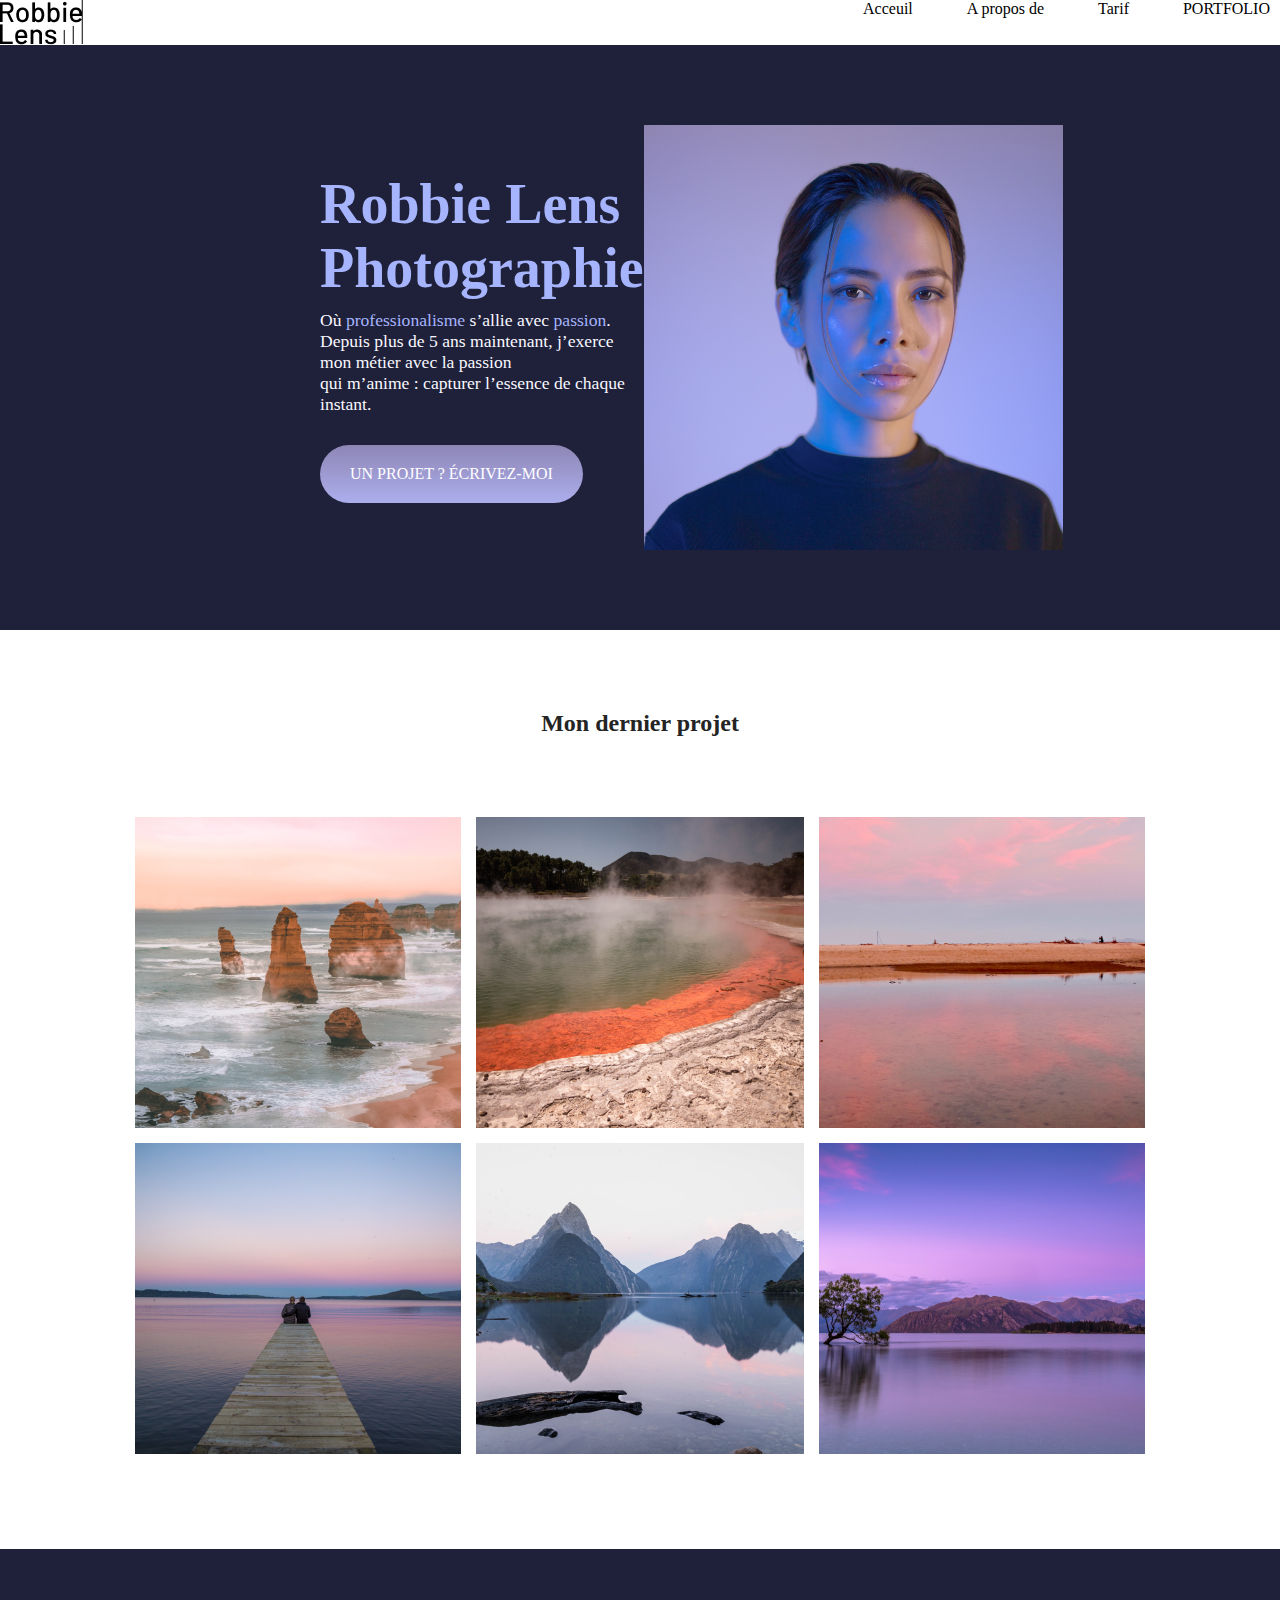
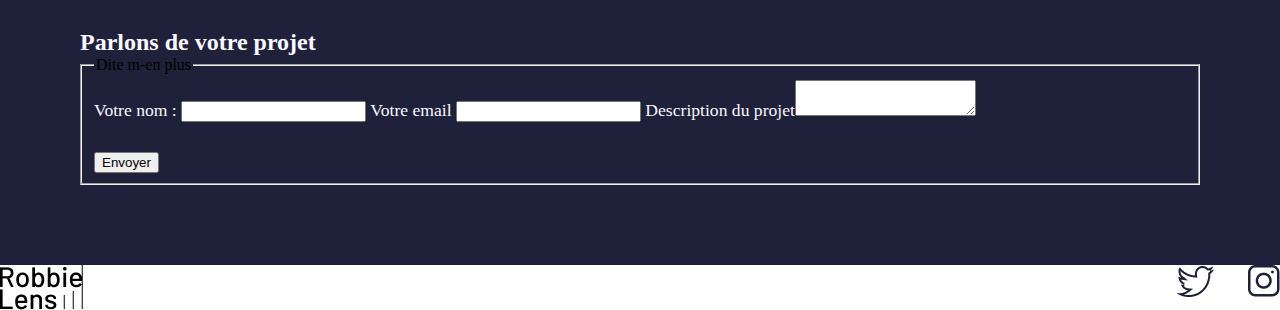
<file: index.html>
<!DOCTYPE html>
<html lang="fr">
<head>
<meta charset="UTF-8">
<meta name="viewport" content="width=device-width, initial-scale=1.0">
<title>Acceuil -- Robbie Lens Photographie</title>
<link rel="stylesheet" href="css/style.css">
</head>
<body>
    <header>
       
            <div class="en_tete">
                <img src="image/logo.png" alt="Logo Robbie Lens" title="Logo">
                    <nav>
                        <a href="index.html"  class="lien_entete"> Acceuil </a>
                            <a href="dossier - demo/a-propos.html" class="lien_entete"> A propos de </a>
                            <a href=" " class="lien_entete"> Tarif </a>
                            <a href="portfolio.html" class="lien_entete"> PORTFOLIO </a>
                </nav>
            </div>

    </header>
    <main>
        <section class="accueil-introduction">
            
                <div>
                    <h1>Robbie Lens Photographie</h1>
                    <p>
                       Où <em>professionalisme</em> s’allie avec <em>passion</em>. <br>
                       Depuis plus de 5 ans maintenant, j’exerce mon métier avec la passion <br>
                       qui m’anime : capturer l’essence de chaque instant.
                   </p>
                   <a href="#projet" class="cta">UN PROJET ? ÉCRIVEZ-MOI</a>
                </div>
                    <img  src="image/robbie-lens.png" alt="Portrait avec effet de la photographe Robbie Lens">
        </section>

<section class="section_blanche">
    <h2>Mon dernier projet</h2>

    <div class="element element1">  
        <img  src="image/element-1.png" alt="Portrait avec effet de la photographe Robbie Lens">
         <img  src="image/element-2.png" alt="Portrait avec effet de la photographe Robbie Lens">
        <img  src="image/element-3.png" alt="Portrait avec effet de la photographe Robbie Lens">
    </div>
        <div class="element element2"> 
          <img  src="image/element-4.png" alt="Portrait avec effet de la photographe Robbie Lens">
          <img  src="image/element-5.png" alt="Portrait avec effet de la photographe Robbie Lens">
          <img  src="image/element-6.png" alt="Portrait avec effet de la photographe Robbie Lens">
    </div>
</section>
        <section class="section-contact">
            <H2>Parlons de votre projet</H2>
            <form action="" method="get" id="projet">
                <fieldset>
                    <legend>Dite m-en plus</legend>
                    <p>
                        <label for="nom">Votre nom :</label> <input name="nom" id="nom" type="text">
                        <label for="email">Votre email</label> <input type="email" name="email" id="email">
                        <label for="zone-texte">Description du projet</label><textarea name="Description" id="description"></textarea>  
                    </p>
                  <input type="submit" value="Envoyer">
                </fieldset>
            </form>
        </section>
</main>

<footer>
 <div class="pied_de_page">
       <img src="image/logo.png" alt="logo robbie Lens" title="logo">
       <nav>
        <a target="_blank" href="https://twitter.com/" class="lien_icone">
            <img src="image/twitter.png" alt="logo twitter" title="notre page twitter">
        </a>
            <a target="_blank" href="https://www.instagram.com/" class="lien_icone">
                <img src="image/instagram.png" alt="logo instagram" title="notre page instagram">
            </a>
       </nav>
       
        </div>
    </footer>
<!--  ceci est le premier paragraphe de mon site -->
</body>
</html>
</file>
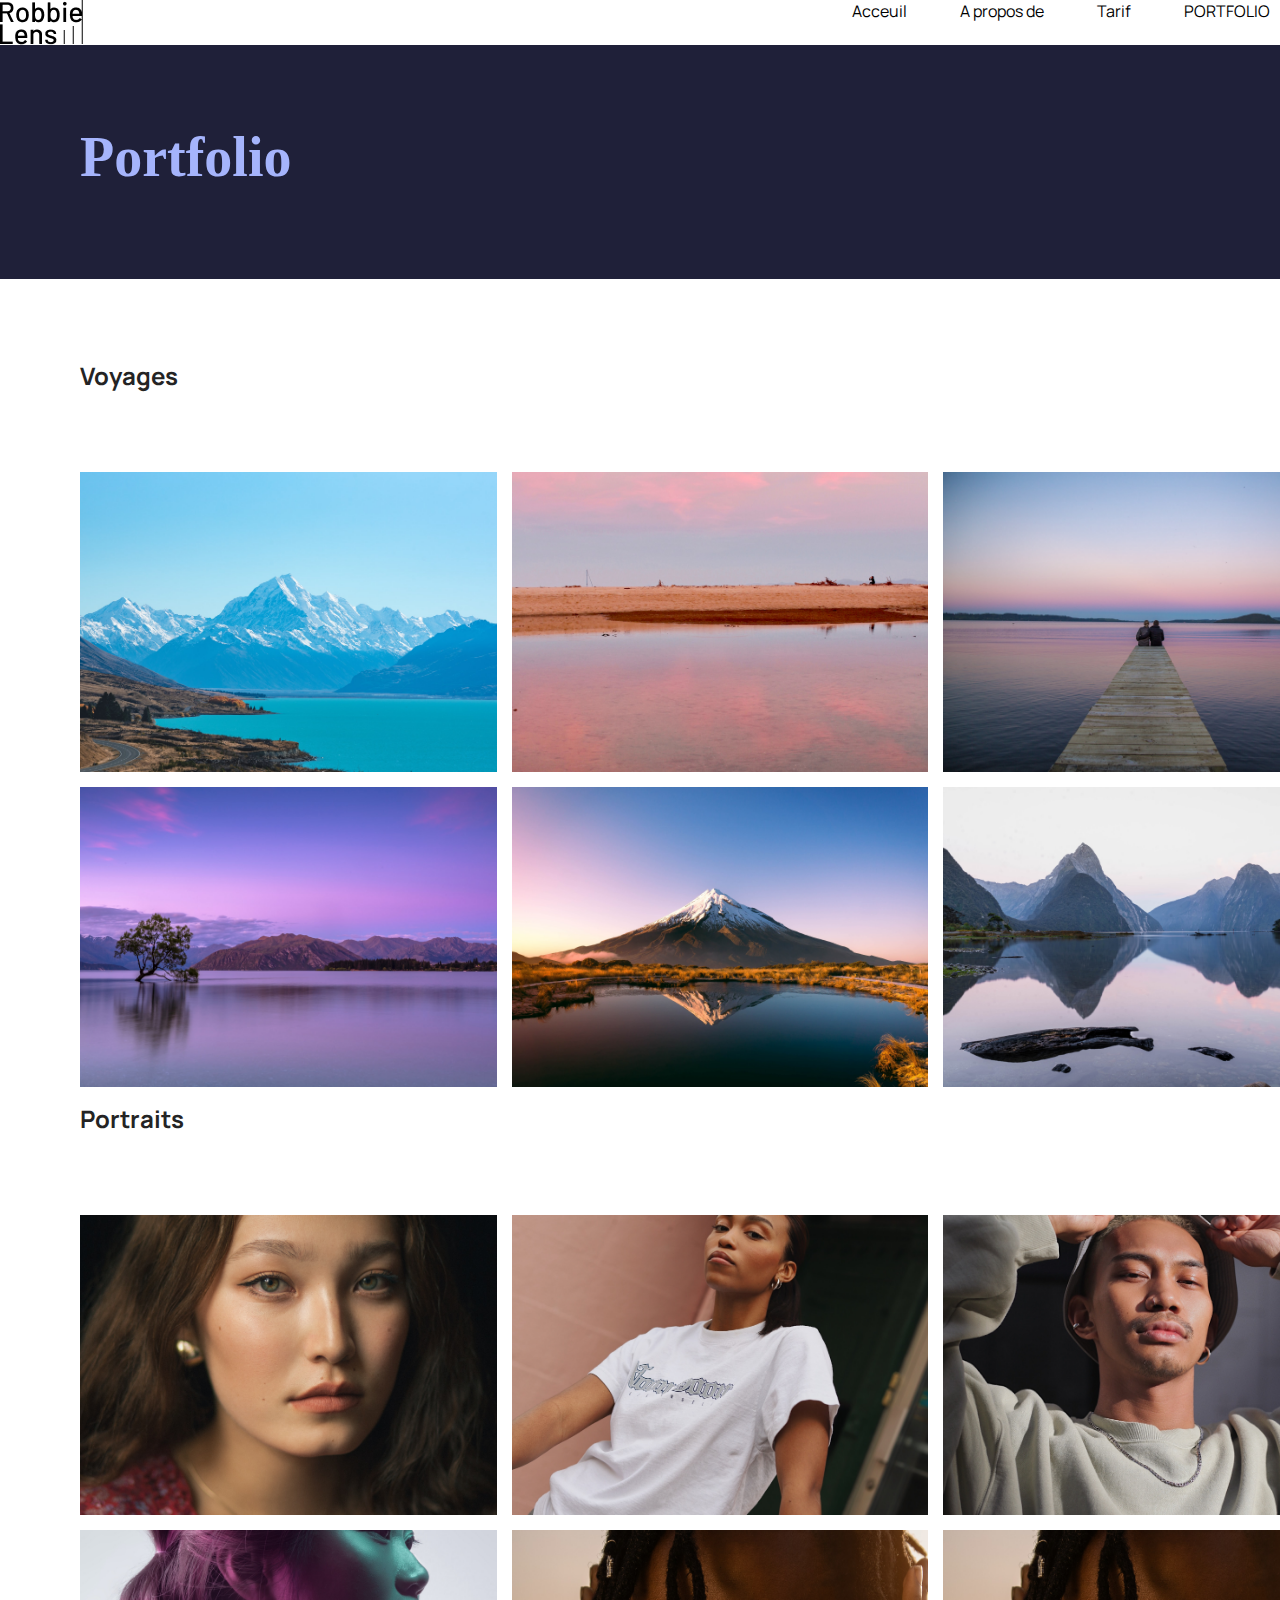
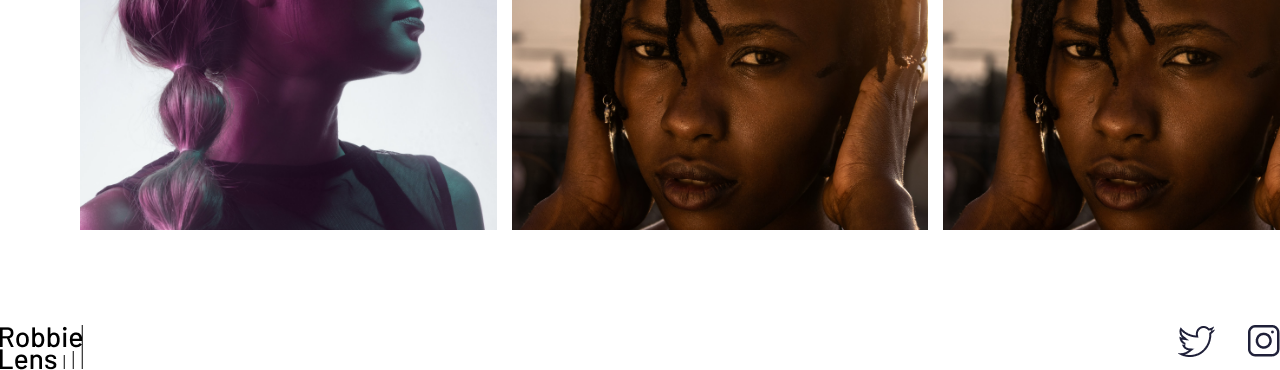
<file: portfolio.html>
<!DOCTYPE html>
<html lang="fr">

<head>
    <meta charset="utf-8" >
    <meta name="viewport" content="width=device-width, initial-scale=1.0">
    <title>Portfolio - Robbie Lens Photographie</title>
    <link href="css/style.css" rel="stylesheet" >
    <link rel="preconnect" href="https://fonts.googleapis.com">
    <link rel="preconnect" href="https://fonts.gstatic.com" crossorigin>
    <link href="https://fonts.googleapis.com/css2?family=Manrope&family=Montserrat&display=swap" rel="stylesheet">
</head>

<body>
    <header>
       
        <div class="en_tete">
            <img src="image/logo.png" alt="Logo Robbie Lens" title="Logo">
                <nav>
                    <a href="index.html"  class="lien_entete"> Acceuil </a>
                        <a href="dossier - demo/a-propos.html" class="lien_entete"> A propos de </a>
                        <a href=" " class="lien_entete"> Tarif </a>
                        <a href=" " class="lien_entete"> PORTFOLIO </a>
            </nav>
        </div>

</header>
    <main>
        <section>
            <h1>Portfolio</h1>
        </section>
        <section class="portfolio-section-photos">
            <h2>Voyages</h2>
            <!-- Créez ici votre grid Voyages -->
            <div class="grid-portraits">
                <a href="portfolio/paysage1.jpg" class="lien-conteneur-photo"><img src="portfolio/paysage1.jpg" alt="Portrait jeune femme 1" >
                    <div class="photo-hover">Voir la photo</div>
                </a>
                <a href="portfolio/paysage2.jpg" class="lien-conteneur-photo"><img src="portfolio/paysage2.jpg" alt="Portrait jeune femme 2" >
                    <div class="photo-hover">Voir la photo</div>
                </a>
                <a href="portfolio/paysage3.jpg" class="lien-conteneur-photo"><img src="portfolio/paysage3.jpg" alt="Portrait jeune homme 3" >
                    <div class="photo-hover">Voir la photo</div>
                </a>
                <a href="portfolio/paysage4.jpg" class="lien-conteneur-photo"><img src="portfolio/paysage4.jpg" alt="Portrait jeune femme 4" >
                    <div class="photo-hover">Voir la photo</div>
                </a>
                <a href="portfolio/paysage5.jpg" class="lien-conteneur-photo"><img src="portfolio/paysage5.jpg" alt="Portrait jeune femme 5" >
                    <div class="photo-hover">Voir la photo</div>
                </a>
                <a href="portfolio/paysage6.jpg" class="lien-conteneur-photo"><img src="portfolio/paysage6.jpg" alt="Portrait jeune femme 6" >
                    <div class="photo-hover">Voir la photo</div>
                </a>
                
            </div>
            <h2>Portraits</h2>
            <!-- Créez ici votre grid Portraits -->
            <div class="grid-portraits">
                <a href="portfolio/portrait1.jpg" class="lien-conteneur-photo"><img src="portfolio/portrait1.jpg" alt="Portrait jeune femme 1" >
                    <div class="photo-hover">Voir la photo</div>
                </a>
                <a href="portfolio/portrait2.jpg" class="lien-conteneur-photo"><img src="portfolio/portrait2.jpg" alt="Portrait jeune femme 2" ><div class="photo-hover">Voir la photo</div>
                </a>
                <a href="portfolio/portrait3.jpg" class="lien-conteneur-photo"><img src="portfolio/portrait3.jpg" alt="Portrait jeune homme 3" >
                    <div class="photo-hover">Voir la photo</div>
                </a>
                <a href="portfolio/portrait4.jpg"class="lien-conteneur-photo"><img src="portfolio/portrait4.jpg" alt="Portrait jeune femme 4" >
                    <div class="photo-hover">Voir la photo</div>
                </a>
                <a href="portfolio/portrait5.jpg" class="lien-conteneur-photo"><img src="portfolio/portrait5.jpg" alt="Portrait jeune femme 5" >
                    <div class="photo-hover">Voir la photo</div>
                </a>
                <a href="portfolio/portrait6.jpg" class="lien-conteneur-photo"><img src="portfolio/portrait5.jpg" alt="Portrait jeune femme 6" >
                    <div class="photo-hover">Voir la photo</div>
                </a>

            </div>
        </section>
    </main>
    <footer>
        <div class="pied_de_page">
              <img src="image/logo.png" alt="logo robbie Lens" title="logo">
              <nav>
               <a target="_blank" href="https://twitter.com/" class="lien_icone">
                   <img src="image/twitter.png" alt="logo twitter" title="notre page twitter">
               </a>
                   <a target="_blank" href="https://www.instagram.com/" class="lien_icone">
                       <img src="image/instagram.png" alt="logo instagram" title="notre page instagram">
                   </a>
              </nav>
              
               </div>
           </footer>
</body>

</html>
</file>
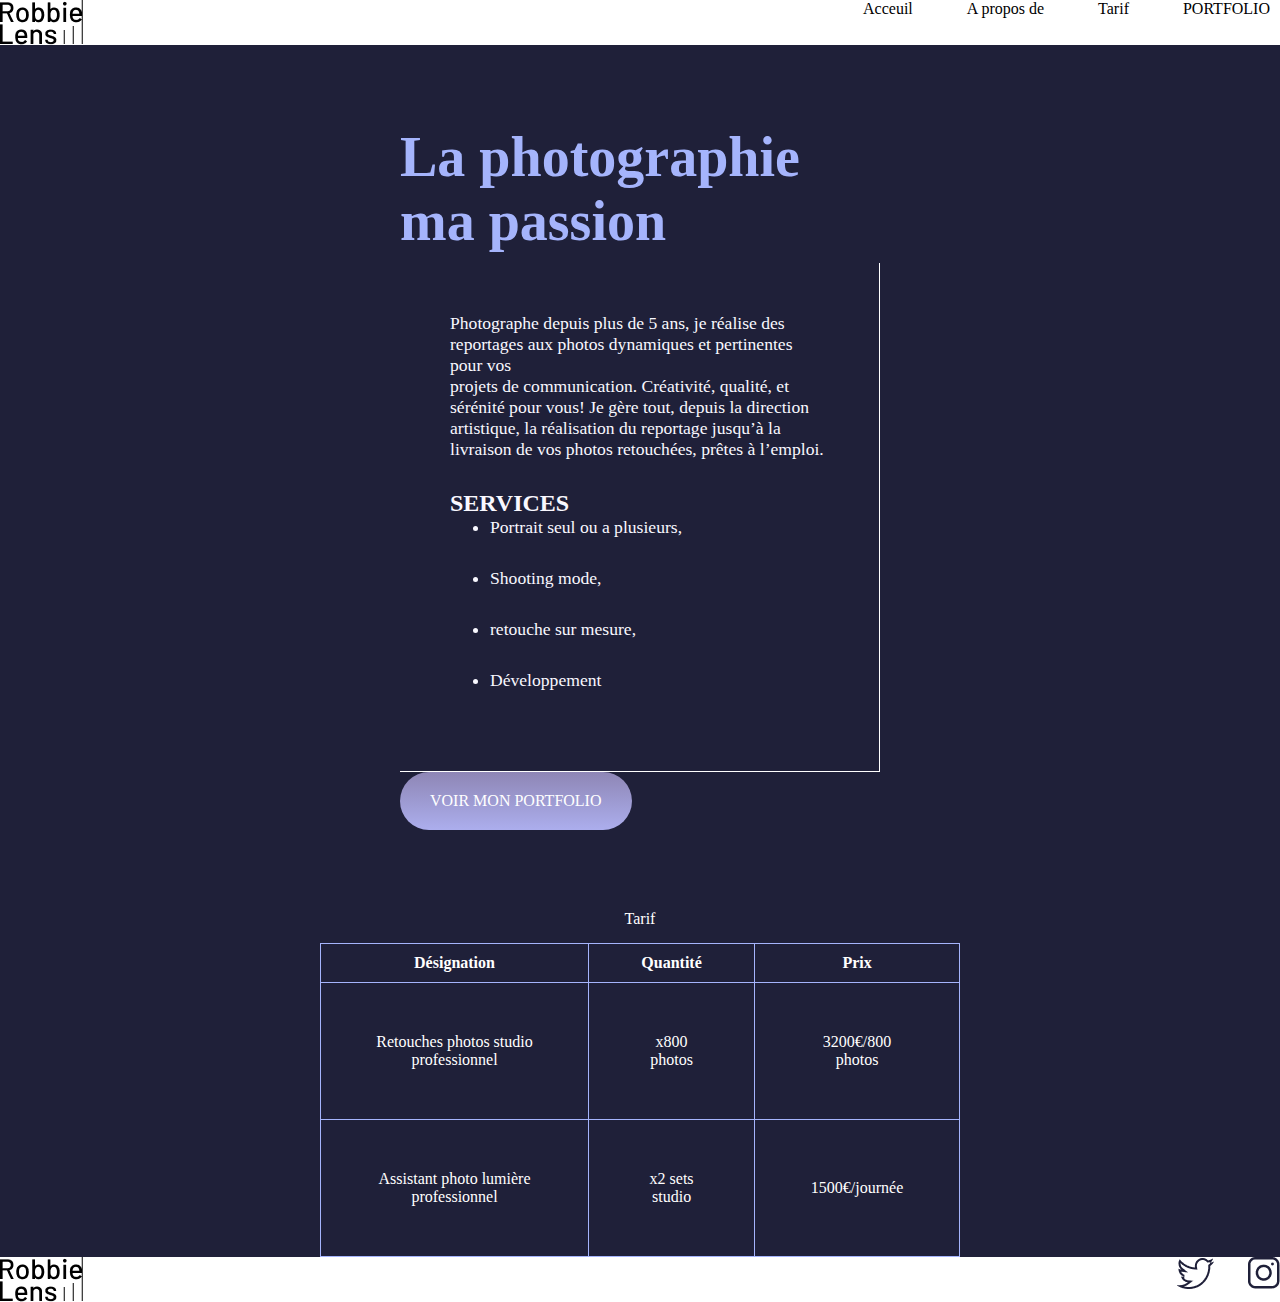
<file: dossier - demo/a-propos.html>
<!DOCTYPE html>
<html lang="fr">
<head>
    <meta charset="utf-8">
    <meta name="viewport" content="width=device-width, initial-scale=1.0">
    <title>À propos - Robbie Lens Photographie</title>
    <link rel="stylesheet" href="../css/style.css">
</head>
<body>
    <header>
       
        <div class="en_tete">
            <img src="../image/logo.png" alt="Logo Robbie Lens" title="Logo">
                <nav>
                    <a href="../index.html"  class="lien_entete"> Acceuil </a>
                        <a href="a-propos.html" class="lien_entete"> A propos de </a>
                        <a href=" " class="lien_entete"> Tarif </a>
                        <a href="../portfolio.html" class="lien_entete"> PORTFOLIO </a>
            </nav>
        </div>

</header>

<main class="a-propos-main">
    <section>
        <h1>La photographie ma passion</h1>

        <div class="bordure_text">
    
            <P>Photographe depuis plus de 5 ans, je réalise des reportages aux photos dynamiques et pertinentes pour vos<br>
                projets de communication. Créativité, qualité, et sérénité pour vous! Je gère tout, depuis la direction
                artistique, la réalisation du reportage jusqu’à la livraison de vos photos retouchées, prêtes à l’emploi.
               </P>
               <h2>SERVICES</h2>
    
               <ul>
                   <li>Portrait seul ou a plusieurs,</li>
                   <li>Shooting mode,</li>
                   <li>retouche sur mesure,</li>
                   <li>Développement</li>
               </ul>
        </div>
        <div>
            <a href="../portfolio.html" class="cta">VOIR MON PORTFOLIO</a>
        </div>
    </section>

<table>
    <caption>Tarif</caption>
    <thead>
        <tr>
            <th>Désignation</th>
            <th>Quantité</th>
            <th>Prix</th>
        </tr>
    </thead>
 <tbody>
    <tr>
        <td>Retouches photos studio professionnel</td>
        <td>x800 photos </td>
        <td>3200€/800 photos</td>
    </tr>
    <tr>
        <td>Assistant photo lumière professionnel</td>
        <td>x2 sets studio</td>
        <td>1500€/journée</td>
    </tr>
 </tbody>
 
    
</table>

    
</main>

<footer>
        <div class="pied_de_page">
            <img src="../image/logo.png" alt="Logo robbie-lens entreprise">
            <nav>
                <a target="_blank" href="https://twitter.com/" class="lien_icone">
                    <img src="../image/twitter.png" alt="logo twitter" title="notre page twitter">
                </a>
                <a target="_blank" href="https://www.instagram.com/" class="lien_icone">
                    <img src="../image/instagram.png" alt="logo instagram" title="notre page instagram">
                </a>
            </nav>            
    </div>
</footer>

    <!-- Contenu de la page -->
</body>

</html>
</file>
<file: css/style.css>
/*Style Css des balise */
* {
    margin: 0;
}
  nav a {
    margin-left: 30px;
  }

a{
    color: black;
    text-decoration: none;
}

p, 
li {
    font-size: 1.1em;
    font-family: "manrope";
    color: #F9F8FF;
    margin-bottom: 30px;
 }

 h2
  {
color: #F9F8FF;
 }
 
header,
footer{
    background-color: white;
    padding: 20px, 50px, 20px, 50px;
    font-family: "manrope";
    width: 100%;
}

section{
    padding: 80px;
}

body
{
    font-family: "manrope";
    font-size: 1em;
    background-color: #1F2039;
}

caption{
    font-family: "Playwrite DE Grund", cursive;
    margin-bottom: 15px;
    color: white;
}
table{
    border-collapse: collapse;
    margin: auto;
    width: 100%;
    text-align: center;
}
td{
    border: #A5B4FC 1px solid;
    padding: 50px;
    color: white;
}
th{
    border: #A5B4FC 1px solid;
    color: white;
    padding: 10px;
    font-family: 'Times New Roman', Times, serif;
}
/*pour les mots important*/
em {
    color: #A5B4FC;
    font-style: normal;
}
h1 {
    font-size: 3.5em;
    color: #A5B4FC; 
    font-family: "Playwrite DE Grund", cursive;
    margin-bottom: 10px;
}

/* Style Css des animations */
.lien_icone:hover {
    opacity: 0.5;
}

.lien_entete:hover{
    text-decoration: underline;
}
.cta:hover {
    background: linear-gradient(#696484, #8788ba);
    text-decoration: none;
  }
  
.a-propos-main {
    width: 50%;
    margin: auto;
}
.carre-contenu h2 {
    margin-top: 30px;
  }
  
  .carre-contenu ul {
    margin-top: 30px;
  }
  
a:hover{
    text-decoration: underline;
}

.lien-conteneur-photo:hover{
    position: relative;
}
/*Style Css des class*/

.photo-hover {
    position: absolute;
    top: 0;
    left: 0;
    right: 0;
    bottom: 0;
    display: flex;
    align-items: center;
    justify-content: center;
    font-size: 1.5em;
    color: white;
    background-color: rgba(0, 0, 0, 0.7);
    display: none;
  }
  
  .lien-conteneur-photo:hover .photo-hover {
    display: flex;
  }

.cta {
    background: linear-gradient(#8e86b5, #acaeed);
    color: white;
    border-radius: 50px;
    padding: 20px 30px;
    font-family: 'Times New Roman', Times, serif;
    transition: 0.3;
    display: inline-block;
}

.section_blanche
{
background-color: white;
padding: 80px;
}
.portfolio-section-photos {
    width: 100%;
    background-color: white;
  }
  
  .portfolio-section-photos h2 {
    color: #242424;
    margin-bottom: 80px;
  }
    
.grid-paysage
{
    display: grid;
    grid-template-columns: 1fr 1fr 1fr;
    grid-template-rows: 400px 400px 400px;
    gap: 15px;
}
.grid-portraits {
    display: grid;
    grid-template-columns: 1fr 1fr 1fr;
    grid-template-rows: 300px 300px;
    gap: 15px;
    margin-bottom: 15px;
  }

.grid-paysages img,
.grid-portraits img 
{
    width: 100%;
    height: 100%;
/* pour permettre aux images de respecter les dimensions de la grid CSS */
    object-fit: cover;
}
.section_blanche h2 {
    color: #242424;
    text-align: center;
    margin-bottom: 80px;
    font-family: "Playwrite DE Grund", cursive;
  }
  
  .section_blanche div {
    display: flex;
    flex-direction: row;
    gap: 15px;
    justify-content: center;
    margin-bottom: 15px;
    flex-wrap: wrap;
  }


.en_tete, 
.pied_de_page
{
    background-color: white;
    display: flex;
    justify-content: space-between;
}

.lien_entete
{
    padding: 10px;
}

.accueil-introduction {
    display: flex;
    flex-direction: row;
    width: 50%;
    align-items: center;
    margin: auto;
  }

.bordure_text
{
    border-bottom : 1px solid white;
    border-right : 1px solid white;
    padding: 50px;
}

/*             <div class="grid-paysage">
                <img src="portfolio/paysage1.jpg" alt="Portrait jeune femme 1" >
                <img src="portfolio/paysage2.jpg" alt="Portrait jeune femme 2" >
                <img src="portfolio/paysage3.jpg" alt="Portrait jeune homme 3" >
                <img src="portfolio/paysage4.jpg" alt="Portrait jeune femme 4" >
                <img src="portfolio/paysage5.jpg" alt="Portrait jeune femme 5" >
                <img src="portfolio/paysage6.jpg" alt="Portrait jeune femme 6" >
             </div>*/
</file>
